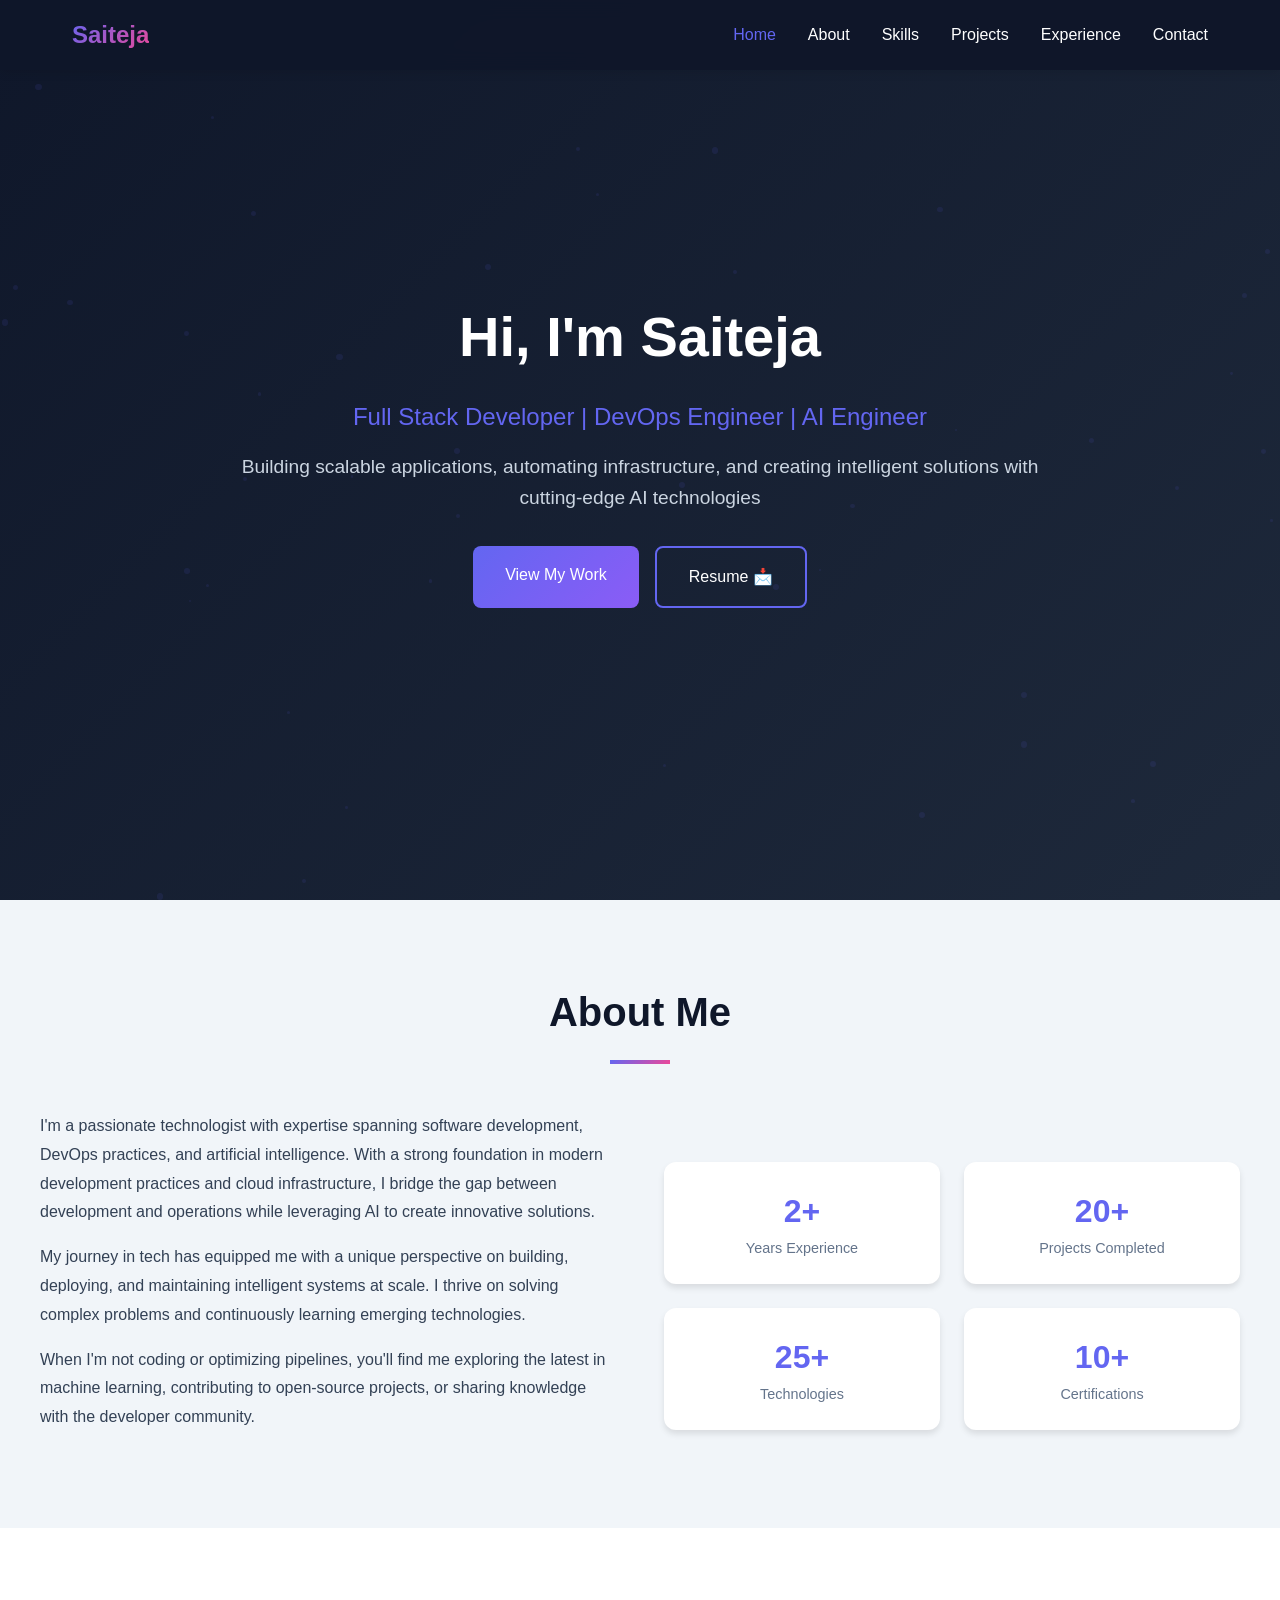
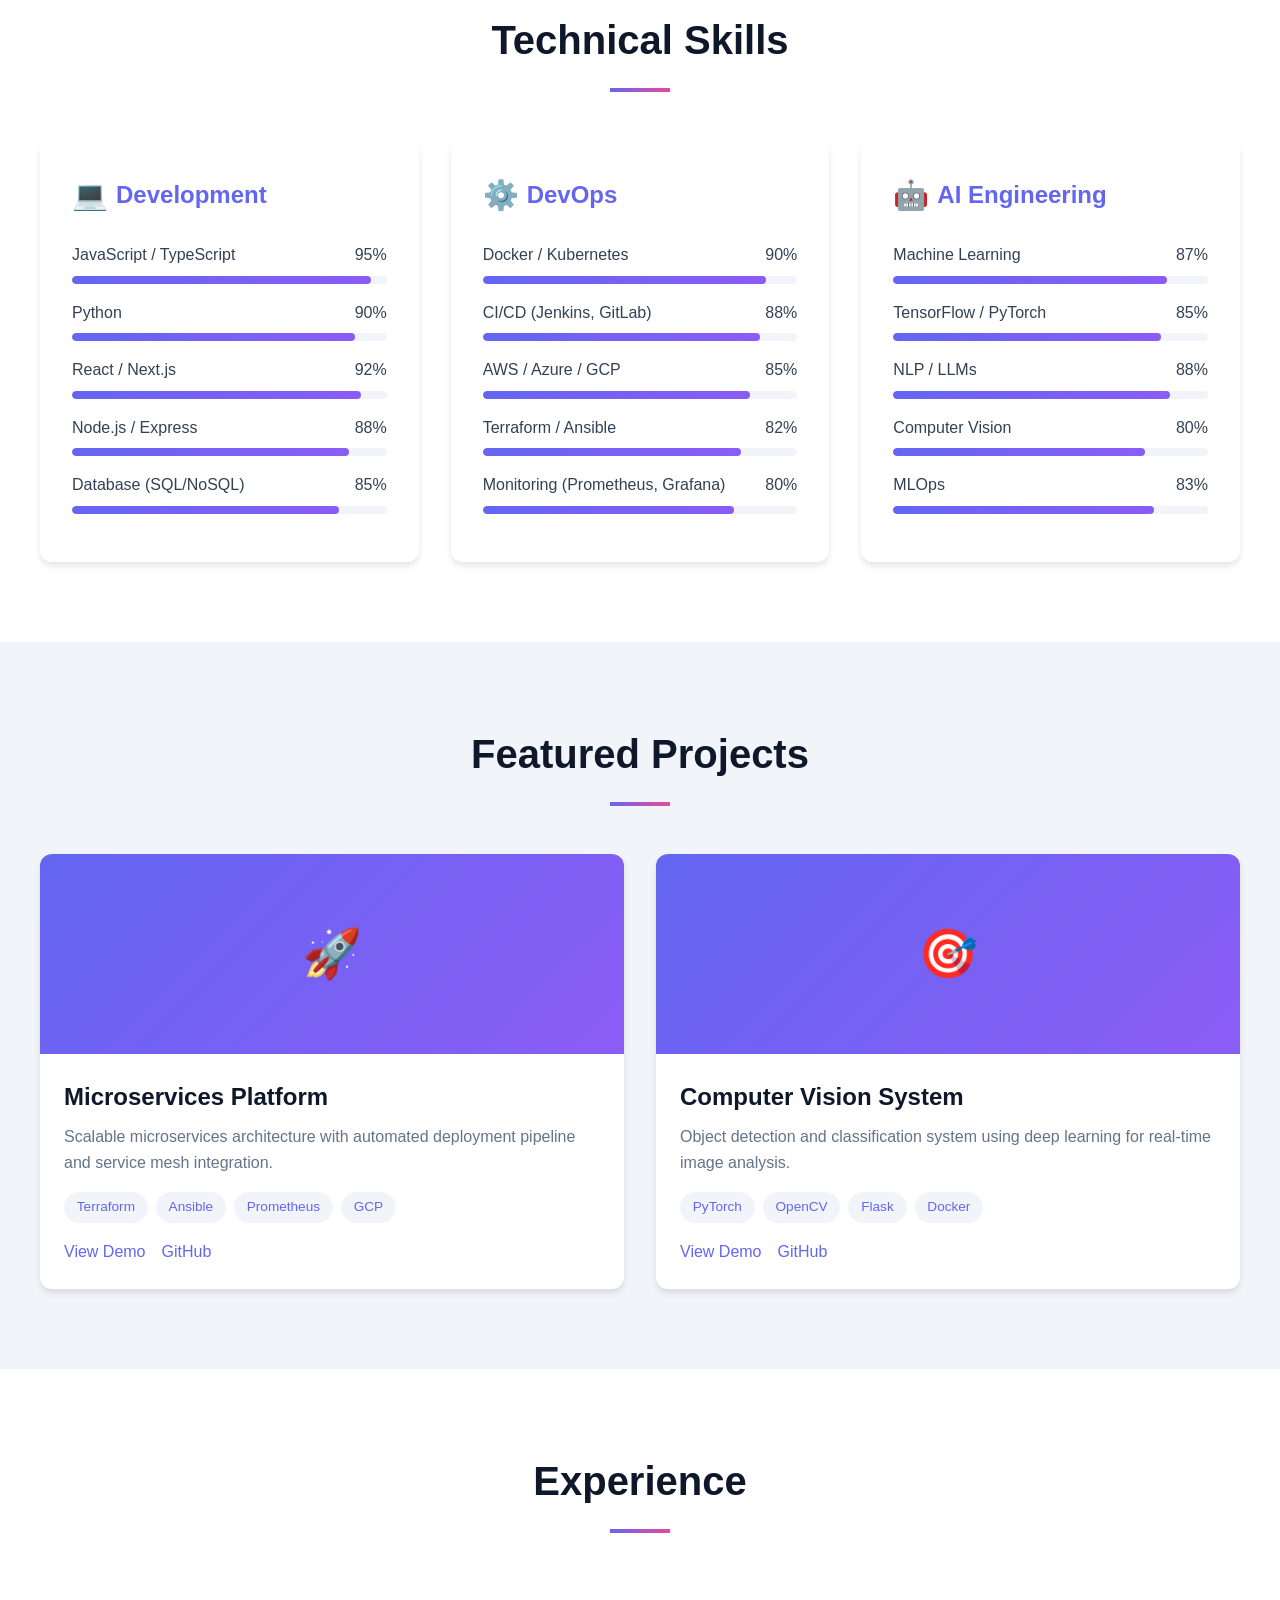
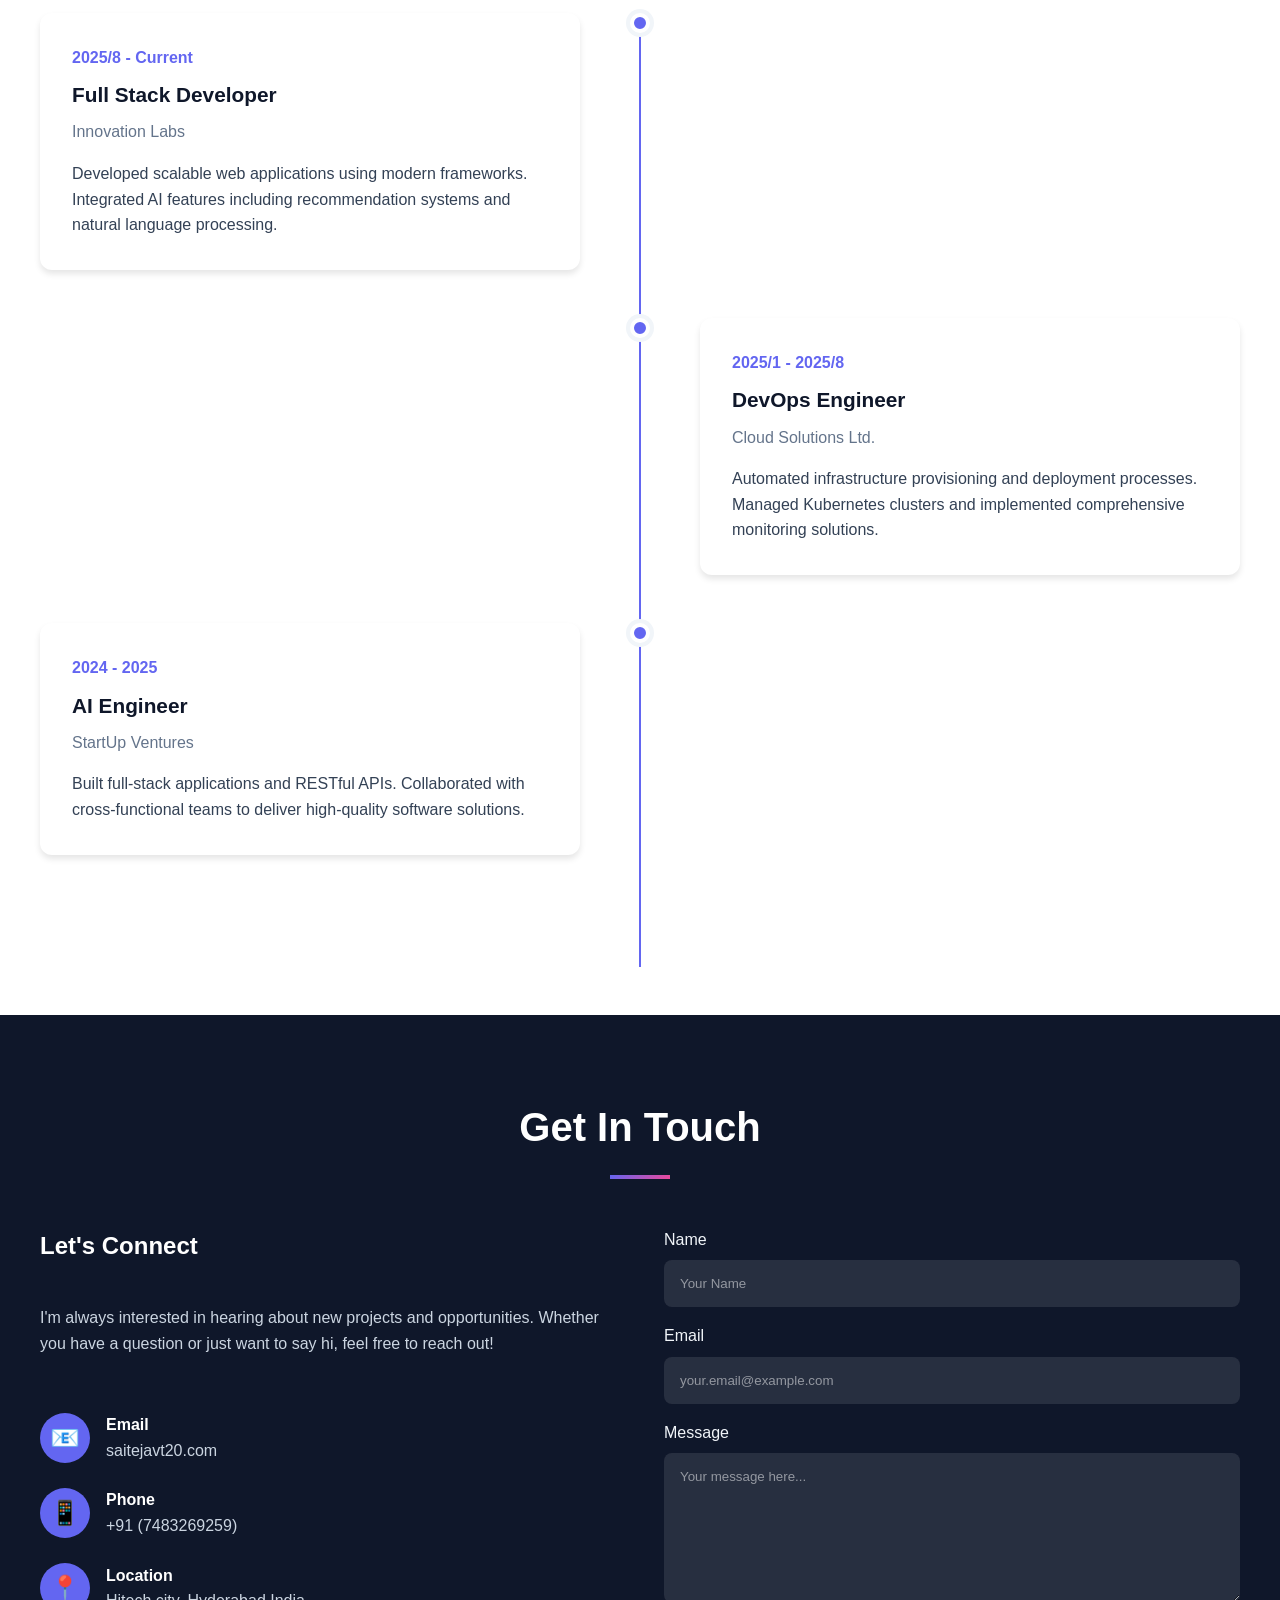
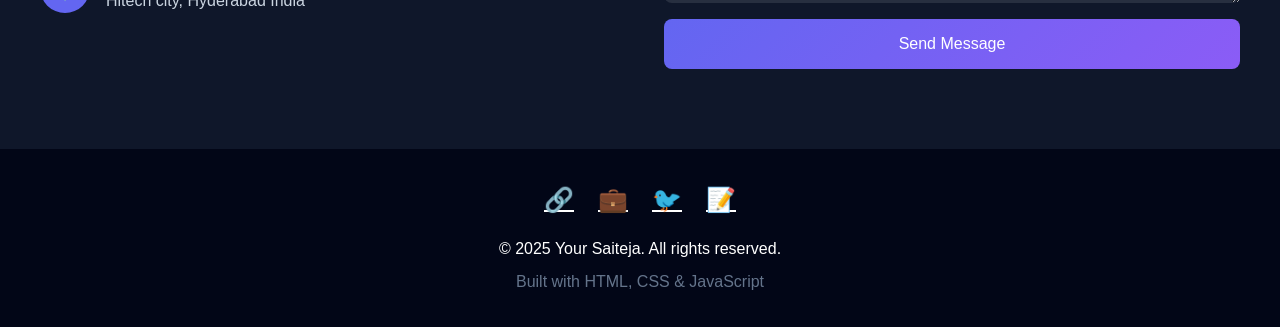
<file: index.html>
<!DOCTYPE html>
<html lang="en">
<head>
    <meta charset="UTF-8">
    <meta name="viewport" content="width=device-width, initial-scale=1.0">
    <title>Saiteja | Dev + DevOps + AI Engineer</title>
    <link rel="stylesheet" href="style.css">
</head>
<body>
    <!-- Navigation -->
    <nav>
        <div class="container">
            <div class="logo">Saiteja</div>
            <ul id="nav-menu">
                <li><a href="#home">Home</a></li>
                <li><a href="#about">About</a></li>
                <li><a href="#skills">Skills</a></li>
                <li><a href="#projects">Projects</a></li>
                <li><a href="#experience">Experience</a></li>
                <li><a href="#contact">Contact</a></li>
            </ul>
            <div class="mobile-menu" id="mobile-menu">
                <span></span>
                <span></span>
                <span></span>
            </div>
        </div>
    </nav>

    <!-- Hero Section -->
    <section id="home" class="hero">
        <div class="particles" id="particles"></div>
        <div class="hero-content">
            <h1>Hi, I'm Saiteja</h1>
            <p class="subtitle">Full Stack Developer | DevOps Engineer | AI Engineer</p>
            <p>Building scalable applications, automating infrastructure, and creating intelligent solutions with cutting-edge AI technologies</p>
            <div class="cta-buttons">
                <a href="#projects" class="btn btn-primary">View My Work</a>
                <a href="./assets/saitejavt.resume.pdf" class="btn btn-secondary">Resume 📩</a>
            </div>
        </div>
    </section>

    <!-- About Section -->
    <section id="about" class="about">
        <div class="container">
            <h2 class="section-title fade-in">About Me</h2>
            <div class="about-content">
                <div class="about-text fade-in">
                    <p>I'm a passionate technologist with expertise spanning software development, DevOps practices, and artificial intelligence. With a strong foundation in modern development practices and cloud infrastructure, I bridge the gap between development and operations while leveraging AI to create innovative solutions.</p>
                    <p>My journey in tech has equipped me with a unique perspective on building, deploying, and maintaining intelligent systems at scale. I thrive on solving complex problems and continuously learning emerging technologies.</p>
                    <p>When I'm not coding or optimizing pipelines, you'll find me exploring the latest in machine learning, contributing to open-source projects, or sharing knowledge with the developer community.</p>
                </div>
                <div class="about-stats fade-in">
                    <div class="stat-card">
                        <div class="stat-number">2+</div>
                        <div class="stat-label">Years Experience</div>
                    </div>
                    <div class="stat-card">
                        <div class="stat-number">20+</div>
                        <div class="stat-label">Projects Completed</div>
                    </div>
                    <div class="stat-card">
                        <div class="stat-number">25+</div>
                        <div class="stat-label">Technologies</div>
                    </div>
                    <div class="stat-card">
                        <div class="stat-number">10+</div>
                        <div class="stat-label">Certifications</div>
                    </div>
                </div>
            </div>
        </div>
    </section>

    <!-- Skills Section -->
    <section id="skills" class="skills">
        <div class="container">
            <h2 class="section-title fade-in">Technical Skills</h2>
            <div class="skills-grid">
                <div class="skill-category fade-in">
                    <h3><span class="icon">💻</span> Development</h3>
                    <div class="skill-item">
                        <div class="skill-name">
                            <span>JavaScript / TypeScript</span>
                            <span>95%</span>
                        </div>
                        <div class="skill-bar">
                            <div class="skill-progress" style="width: 95%"></div>
                        </div>
                    </div>
                    <div class="skill-item">
                        <div class="skill-name">
                            <span>Python</span>
                            <span>90%</span>
                        </div>
                        <div class="skill-bar">
                            <div class="skill-progress" style="width: 90%"></div>
                        </div>
                    </div>
                    <div class="skill-item">
                        <div class="skill-name">
                            <span>React / Next.js</span>
                            <span>92%</span>
                        </div>
                        <div class="skill-bar">
                            <div class="skill-progress" style="width: 92%"></div>
                        </div>
                    </div>
                    <div class="skill-item">
                        <div class="skill-name">
                            <span>Node.js / Express</span>
                            <span>88%</span>
                        </div>
                        <div class="skill-bar">
                            <div class="skill-progress" style="width: 88%"></div>
                        </div>
                    </div>
                    <div class="skill-item">
                        <div class="skill-name">
                            <span>Database (SQL/NoSQL)</span>
                            <span>85%</span>
                        </div>
                        <div class="skill-bar">
                            <div class="skill-progress" style="width: 85%"></div>
                        </div>
                    </div>
                </div>

                <div class="skill-category fade-in">
                    <h3><span class="icon">⚙️</span> DevOps</h3>
                    <div class="skill-item">
                        <div class="skill-name">
                            <span>Docker / Kubernetes</span>
                            <span>90%</span>
                        </div>
                        <div class="skill-bar">
                            <div class="skill-progress" style="width: 90%"></div>
                        </div>
                    </div>
                    <div class="skill-item">
                        <div class="skill-name">
                            <span>CI/CD (Jenkins, GitLab)</span>
                            <span>88%</span>
                        </div>
                        <div class="skill-bar">
                            <div class="skill-progress" style="width: 88%"></div>
                        </div>
                    </div>
                    <div class="skill-item">
                        <div class="skill-name">
                            <span>AWS / Azure / GCP</span>
                            <span>85%</span>
                        </div>
                        <div class="skill-bar">
                            <div class="skill-progress" style="width: 85%"></div>
                        </div>
                    </div>
                    <div class="skill-item">
                        <div class="skill-name">
                            <span>Terraform / Ansible</span>
                            <span>82%</span>
                        </div>
                        <div class="skill-bar">
                            <div class="skill-progress" style="width: 82%"></div>
                        </div>
                    </div>
                    <div class="skill-item">
                        <div class="skill-name">
                            <span>Monitoring (Prometheus, Grafana)</span>
                            <span>80%</span>
                        </div>
                        <div class="skill-bar">
                            <div class="skill-progress" style="width: 80%"></div>
                        </div>
                    </div>
                </div>

                <div class="skill-category fade-in">
                    <h3><span class="icon">🤖</span> AI Engineering</h3>
                    <div class="skill-item">
                        <div class="skill-name">
                            <span>Machine Learning</span>
                            <span>87%</span>
                        </div>
                        <div class="skill-bar">
                            <div class="skill-progress" style="width: 87%"></div>
                        </div>
                    </div>
                    <div class="skill-item">
                        <div class="skill-name">
                            <span>TensorFlow / PyTorch</span>
                            <span>85%</span>
                        </div>
                        <div class="skill-bar">
                            <div class="skill-progress" style="width: 85%"></div>
                        </div>
                    </div>
                    <div class="skill-item">
                        <div class="skill-name">
                            <span>NLP / LLMs</span>
                            <span>88%</span>
                        </div>
                        <div class="skill-bar">
                            <div class="skill-progress" style="width: 88%"></div>
                        </div>
                    </div>
                    <div class="skill-item">
                        <div class="skill-name">
                            <span>Computer Vision</span>
                            <span>80%</span>
                        </div>
                        <div class="skill-bar">
                            <div class="skill-progress" style="width: 80%"></div>
                        </div>
                    </div>
                    <div class="skill-item">
                        <div class="skill-name">
                            <span>MLOps</span>
                            <span>83%</span>
                        </div>
                        <div class="skill-bar">
                            <div class="skill-progress" style="width: 83%"></div>
                        </div>
                    </div>
                </div>
            </div>
        </div>
    </section>

    <!-- Projects Section -->
    <section id="projects" class="projects">
        <div class="container">
            <h2 class="section-title fade-in">Featured Projects</h2>
            <div class="projects-grid">
                <div class="project-card fade-in">
                    <div class="project-image">🚀</div>
                    <div class="project-content">
                        <h3 class="project-title">Microservices Platform</h3>
                        <p class="project-description">Scalable microservices architecture with automated deployment pipeline and service mesh integration.</p>
                        <div class="project-tags">
                            <span class="tag">Terraform</span>
                            <span class="tag">Ansible</span>
                            <span class="tag">Prometheus</span>
                            <span class="tag">GCP</span>
                        </div>
                        <div class="project-links">
                            <a href="#">View Demo</a>
                            <a href="#">GitHub</a>
                        </div>
                    </div>
                </div>

                <div class="project-card fade-in">
                    <div class="project-image">🎯</div>
                    <div class="project-content">
                        <h3 class="project-title">Computer Vision System</h3>
                        <p class="project-description">Object detection and classification system using deep learning for real-time image analysis.</p>
                        <div class="project-tags">
                            <span class="tag">PyTorch</span>
                            <span class="tag">OpenCV</span>
                            <span class="tag">Flask</span>
                            <span class="tag">Docker</span>
                        </div>
                        <div class="project-links">
                            <a href="#">View Demo</a>
                            <a href="#">GitHub</a>
                        </div>
                    </div>
                </div>
            </div>
        </div>
    </section>

    <!-- Experience Section -->
    <section id="experience" class="experience">
        <div class="container">
            <h2 class="section-title fade-in">Experience</h2>
             <div class="timeline">
                <!-- <div class="timeline-item fade-in">
                    <div class="timeline-content">
                        <div class="timeline-date">2022 - Present</div>
                        <h3 class="timeline-title">Senior DevOps & AI Engineer</h3>
                        <div class="timeline-company">Tech Company Inc.</div>
                        <p>Leading DevOps transformation and AI integration initiatives. Architected cloud-native solutions, implemented MLOps pipelines, and reduced deployment time by 70%.</p>
                    </div>
                    <div class="timeline-dot"></div>
                </div>  -->

                <div class="timeline-item fade-in">
                    <div class="timeline-content">
                        <div class="timeline-date">2025/8 - Current</div>
                        <h3 class="timeline-title">Full Stack Developer</h3>
                        <div class="timeline-company">Innovation Labs</div>
                        <p>Developed scalable web applications using modern frameworks. Integrated AI features including recommendation systems and natural language processing.</p>
                    </div>
                    <div class="timeline-dot"></div>
                </div>

                <div class="timeline-item fade-in">
                    <div class="timeline-content">
                        <div class="timeline-date">2025/1 - 2025/8</div>
                        <h3 class="timeline-title">DevOps Engineer</h3>
                        <div class="timeline-company">Cloud Solutions Ltd.</div>
                        <p>Automated infrastructure provisioning and deployment processes. Managed Kubernetes clusters and implemented comprehensive monitoring solutions.</p>
                    </div>
                    <div class="timeline-dot"></div>
                </div>

                <div class="timeline-item fade-in">
                    <div class="timeline-content">
                        <div class="timeline-date">2024 - 2025</div>
                        <h3 class="timeline-title">AI Engineer</h3>
                        <div class="timeline-company">StartUp Ventures</div>
                        <p>Built full-stack applications and RESTful APIs. Collaborated with cross-functional teams to deliver high-quality software solutions.</p>
                    </div>
                    <div class="timeline-dot"></div>
                </div>
            </div>
        </div>
    </section>

    <!-- Contact Section -->
    <section id="contact" class="contact">
        <div class="container">
            <h2 class="section-title fade-in">Get In Touch</h2>
            <div class="contact-content">
                <div class="contact-info fade-in">
                    <h3 style="margin-bottom: 1rem; font-size: 1.5rem;">Let's Connect</h3>
                    <p style="margin-bottom: 2rem; color: #cbd5e1;">I'm always interested in hearing about new projects and opportunities. Whether you have a question or just want to say hi, feel free to reach out!</p>
                    
                    <div class="contact-item">
                        <div class="contact-icon">📧</div>
                        <div>
                            <div style="font-weight: bold;">Email</div>
                            <div style="color: #cbd5e1;">saitejavt20.com</div>
                        </div>
                    </div>

                    <div class="contact-item">
                        <div class="contact-icon">📱</div>
                        <div>
                            <div style="font-weight: bold;">Phone</div>
                            <div style="color: #cbd5e1;">+91 (7483269259)</div>
                        </div>
                    </div>

                    <div class="contact-item">
                        <div class="contact-icon">📍</div>
                        <div>
                            <div style="font-weight: bold;">Location</div>
                            <div style="color: #cbd5e1;">Hitech city, Hyderabad India</div>
                        </div>
                    </div>
                </div>

                <form class="contact-form fade-in" id="contact-form">
                    <div class="form-group">
                        <label>Name</label>
                        <input type="text" placeholder="Your Name" required>
                    </div>
                    <div class="form-group">
                        <label>Email</label>
                        <input type="email" placeholder="your.email@example.com" required>
                    </div>
                    <div class="form-group">
                        <label>Message</label>
                        <textarea placeholder="Your message here..." required></textarea>
                    </div>
                    <button type="submit" class="btn btn-primary" style="width: 100%;">Send Message</button>
                </form>
            </div>
        </div>
    </section>

    <!-- Footer -->
    <footer>
        <div class="container">
            <div class="social-links">
                <a href="https://github.com/saitejavt2003" title="GitHub">🔗</a>
                <a href="inkedin.com/in/saiteja-telang" title="LinkedIn">💼</a>
                <a href="#" title="Twitter">🐦</a>
                <a href="#" title="Medium">📝</a>
            </div>
            <p>&copy; 2025 Your Saiteja. All rights reserved.</p>
            <p style="margin-top: 0.5rem; color: #64748b;">Built with HTML, CSS & JavaScript</p>
        </div>
    </footer>
 <script src="script.js"></script>
    
</body>

</html>
                            <!-- <span class="tag">Kubernetes</span>
                            <span class="tag">Docker</span>
                            <span class="tag">Node.js</span>
                            <span class="tag">PostgreSQL</span>
                        </div>
                        <div class="project-links">
                            <a href="#">View Demo</a>
                            <a href="#">GitHub</a>
                        </div>
                    </div>
                </div>

                <div class="project-card fade-in">
                    <div class="project-image">🤖</div>
                    <div class="project-content">
                        <h3 class="project-title">AI Chatbot Assistant</h3>
                        <p class="project-description">Intelligent chatbot using GPT-4 with context awareness, deployed on cloud infrastructure.</p>
                        <div class="project-tags">
                            <span class="tag">OpenAI</span>
                            <span class="tag">Python</span>
                            <span class="tag">React</span>
                            <span class="tag">AWS</span>
                        </div>
                        <div class="project-links">
                            <a href="#">View Demo</a>
                            <a href="#">GitHub</a>
                        </div>
                    </div>
                </div>

                <div class="project-card fade-in">
                    <div class="project-image">⚡</div>
                    <div class="project-content">
                        <h3 class="project-title">CI/CD Pipeline Automation</h3>
                        <p class="project-description">Complete CI/CD pipeline with automated testing, security scanning, and multi-environment deployment.</p>
                        <div class="project-tags">
                            <span class="tag">Jenkins</span>
                            <span class="tag">GitLab</span>
                            <span class="tag">Terraform</span>
                            <span class="tag">AWS</span>
                        </div>
                        <div class="project-links">
                            <a href="#">View Demo</a>
                            <a href="#">GitHub</a>
                        </div>
                    </div>
                </div>

                <div class="project-card fade-in">
                    <div class="project-image">📊</div>
                    <div class="project-content">
                        <h3 class="project-title">Predictive Analytics Dashboard</h3>
                        <p class="project-description">Real-time analytics platform with ML-powered predictions and interactive visualizations.</p>
                        <div class="project-tags">
                            <span class="tag">TensorFlow</span>
                            <span class="tag">React</span>
                            <span class="tag">Python</span>
                            <span class="tag">MongoDB</span>
                        </div>
                        <div class="project-links">
                            <a href="#">View Demo</a>
                            <a href="#">GitHub</a>
                        </div>
                    </div>
                </div>

                <div class="project-card fade-in">
                    <div class="project-image">🔐</div>
                    <div class="project-content">
                        <h3 class="project-title">Infrastructure as Code</h3>
                        <p class="project-description">Complete infrastructure provisioning using Terraform with automated monitoring and alerting.</p>
                        <div class="project-tags"> -->
</file>
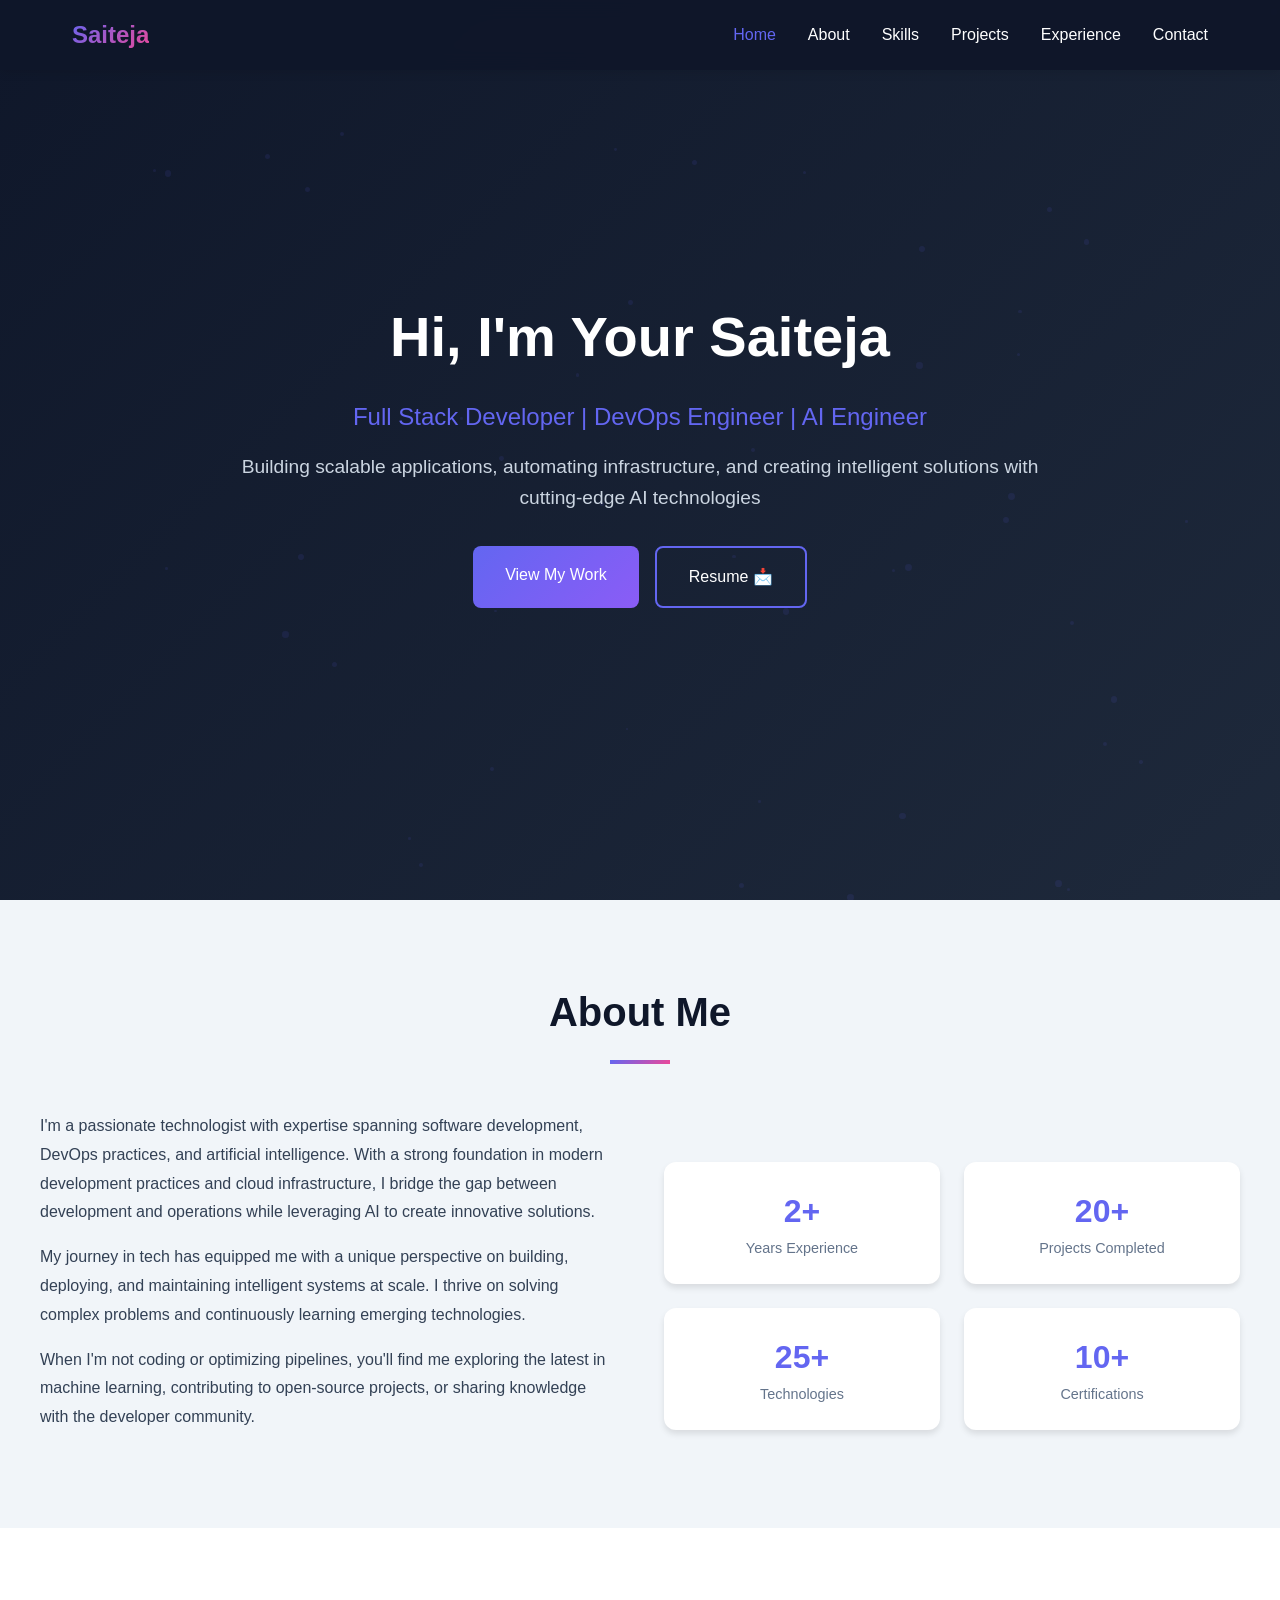
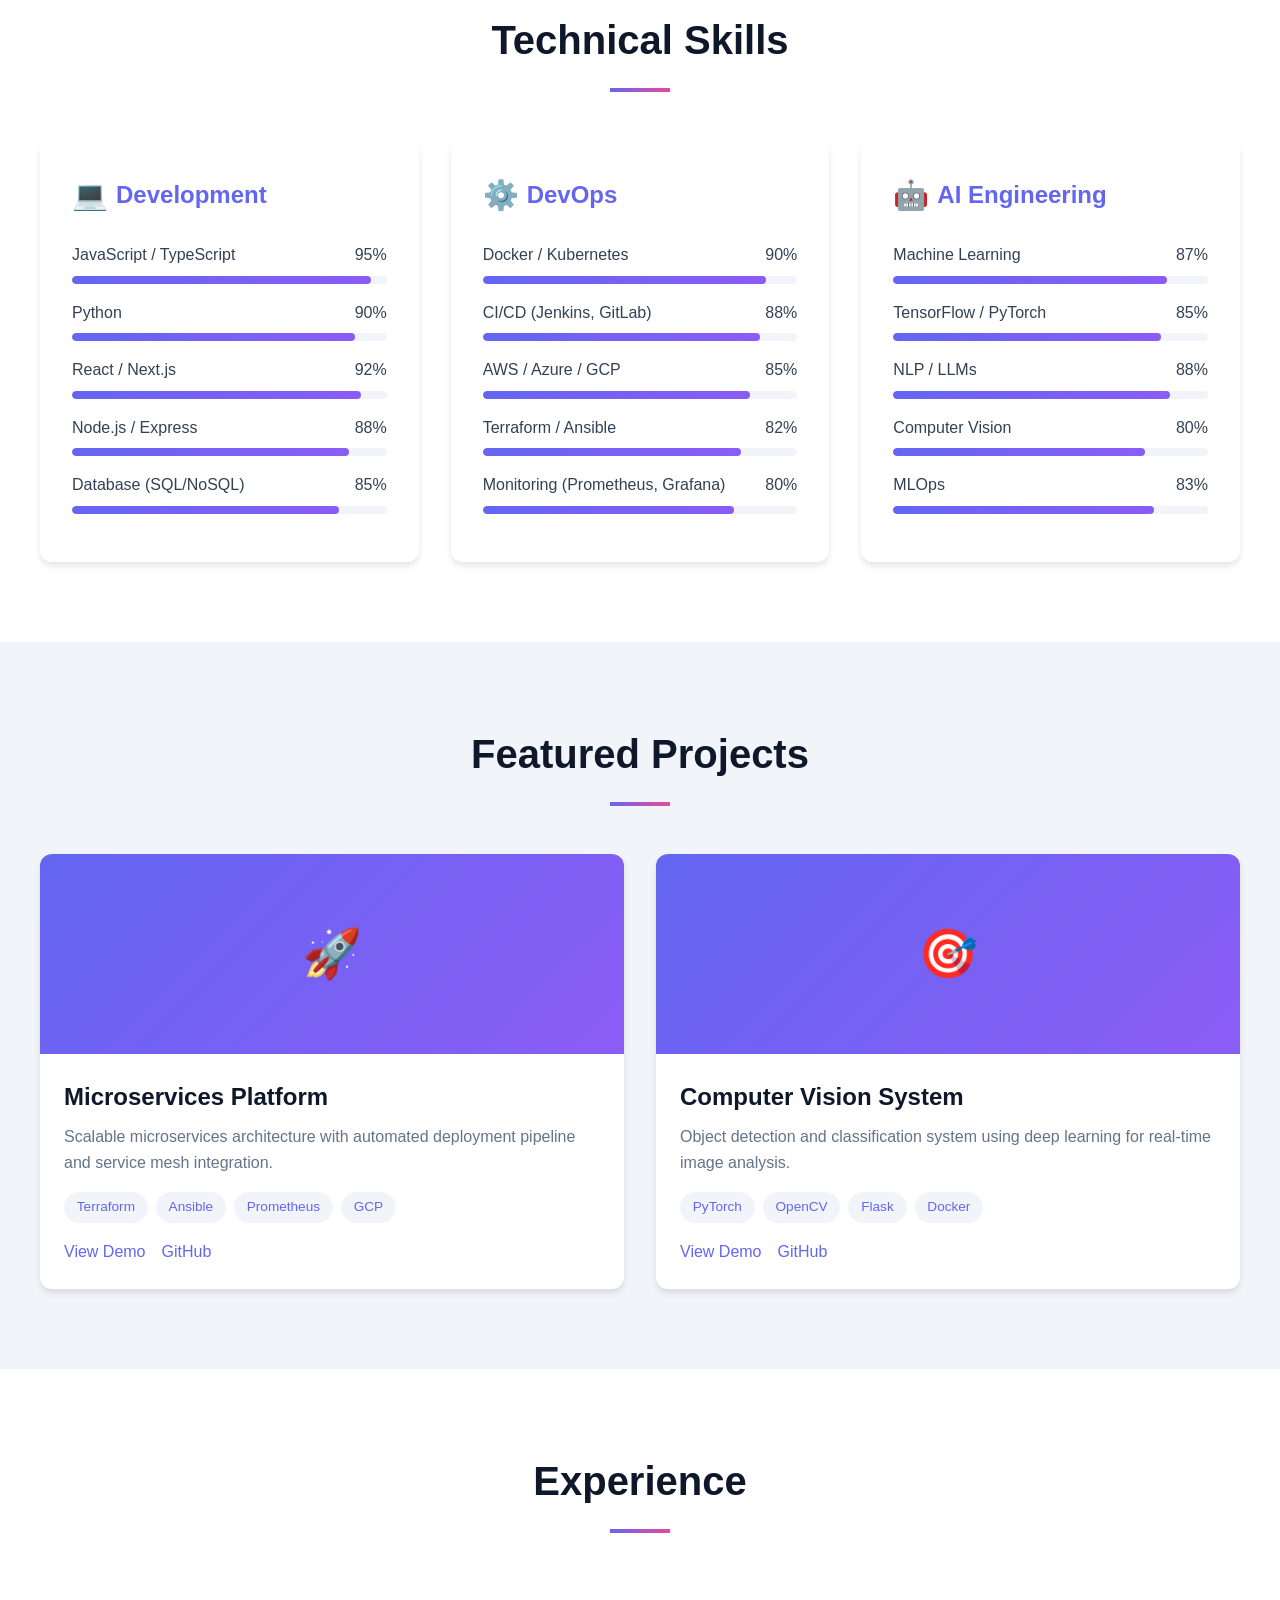
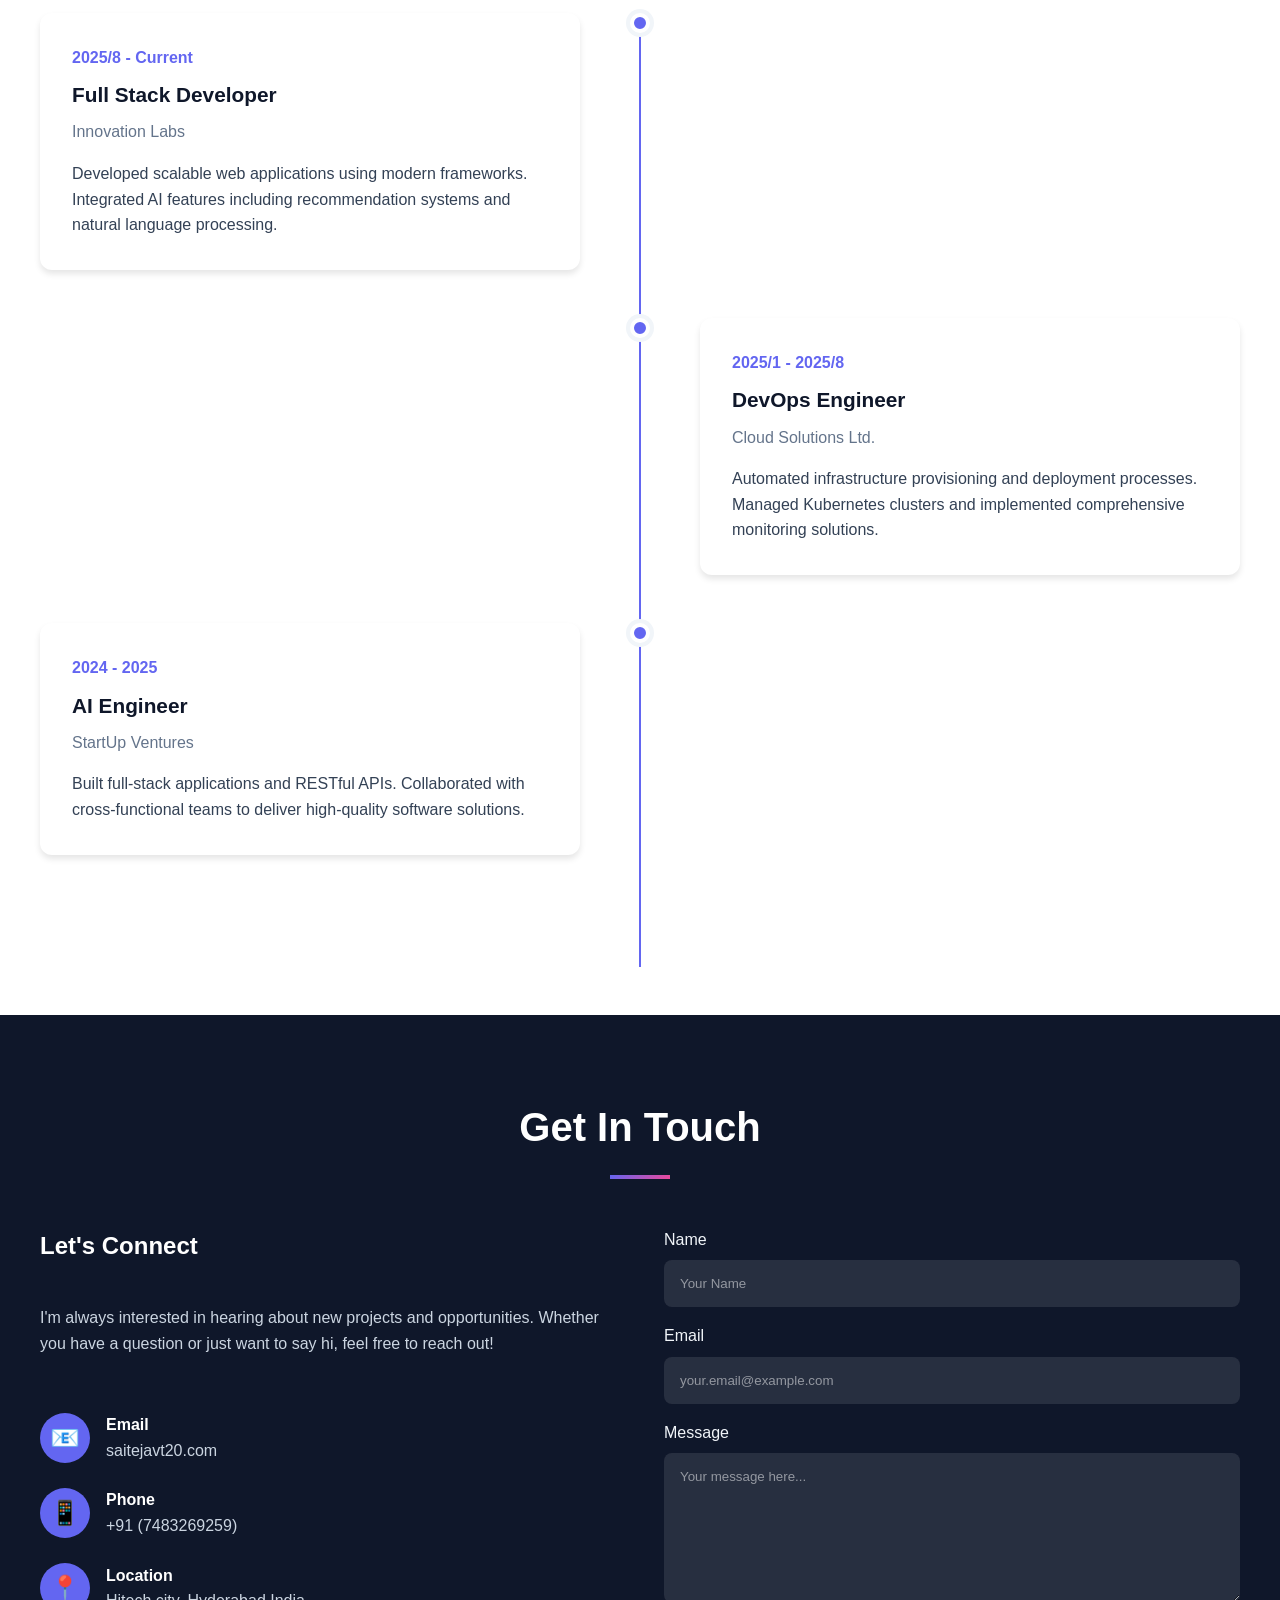
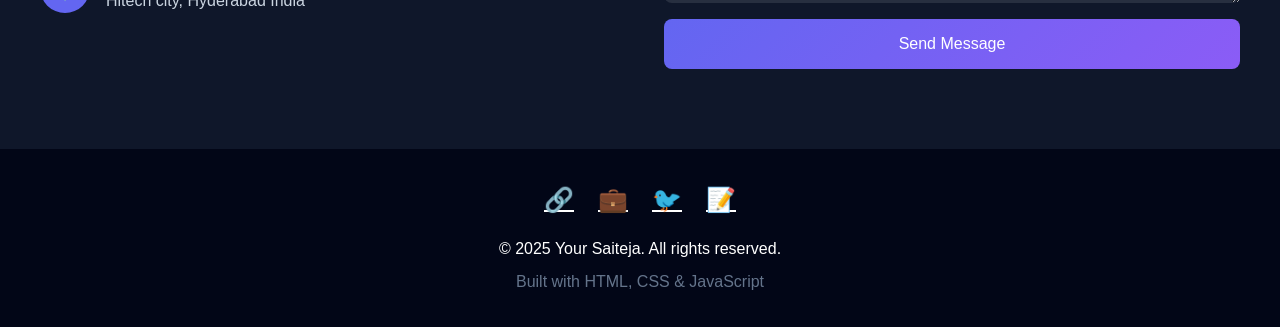
<file: devops_ai_portfolio.html>
<!DOCTYPE html>
<html lang="en">
<head>
    <meta charset="UTF-8">
    <meta name="viewport" content="width=device-width, initial-scale=1.0">
    <title>Saiteja | Dev + DevOps + AI Engineer</title>
    <link rel="stylesheet" href="style.css">
</head>
<body>
    <!-- Navigation -->
    <nav>
        <div class="container">
            <div class="logo">Saiteja</div>
            <ul id="nav-menu">
                <li><a href="#home">Home</a></li>
                <li><a href="#about">About</a></li>
                <li><a href="#skills">Skills</a></li>
                <li><a href="#projects">Projects</a></li>
                <li><a href="#experience">Experience</a></li>
                <li><a href="#contact">Contact</a></li>
            </ul>
            <div class="mobile-menu" id="mobile-menu">
                <span></span>
                <span></span>
                <span></span>
            </div>
        </div>
    </nav>

    <!-- Hero Section -->
    <section id="home" class="hero">
        <div class="particles" id="particles"></div>
        <div class="hero-content">
            <h1>Hi, I'm Your Saiteja</h1>
            <p class="subtitle">Full Stack Developer | DevOps Engineer | AI Engineer</p>
            <p>Building scalable applications, automating infrastructure, and creating intelligent solutions with cutting-edge AI technologies</p>
            <div class="cta-buttons">
                <a href="#projects" class="btn btn-primary">View My Work</a>
                <a href="./assets/saitejavt.resume.pdf" class="btn btn-secondary">Resume 📩</a>
            </div>
        </div>
    </section>

    <!-- About Section -->
    <section id="about" class="about">
        <div class="container">
            <h2 class="section-title fade-in">About Me</h2>
            <div class="about-content">
                <div class="about-text fade-in">
                    <p>I'm a passionate technologist with expertise spanning software development, DevOps practices, and artificial intelligence. With a strong foundation in modern development practices and cloud infrastructure, I bridge the gap between development and operations while leveraging AI to create innovative solutions.</p>
                    <p>My journey in tech has equipped me with a unique perspective on building, deploying, and maintaining intelligent systems at scale. I thrive on solving complex problems and continuously learning emerging technologies.</p>
                    <p>When I'm not coding or optimizing pipelines, you'll find me exploring the latest in machine learning, contributing to open-source projects, or sharing knowledge with the developer community.</p>
                </div>
                <div class="about-stats fade-in">
                    <div class="stat-card">
                        <div class="stat-number">2+</div>
                        <div class="stat-label">Years Experience</div>
                    </div>
                    <div class="stat-card">
                        <div class="stat-number">20+</div>
                        <div class="stat-label">Projects Completed</div>
                    </div>
                    <div class="stat-card">
                        <div class="stat-number">25+</div>
                        <div class="stat-label">Technologies</div>
                    </div>
                    <div class="stat-card">
                        <div class="stat-number">10+</div>
                        <div class="stat-label">Certifications</div>
                    </div>
                </div>
            </div>
        </div>
    </section>

    <!-- Skills Section -->
    <section id="skills" class="skills">
        <div class="container">
            <h2 class="section-title fade-in">Technical Skills</h2>
            <div class="skills-grid">
                <div class="skill-category fade-in">
                    <h3><span class="icon">💻</span> Development</h3>
                    <div class="skill-item">
                        <div class="skill-name">
                            <span>JavaScript / TypeScript</span>
                            <span>95%</span>
                        </div>
                        <div class="skill-bar">
                            <div class="skill-progress" style="width: 95%"></div>
                        </div>
                    </div>
                    <div class="skill-item">
                        <div class="skill-name">
                            <span>Python</span>
                            <span>90%</span>
                        </div>
                        <div class="skill-bar">
                            <div class="skill-progress" style="width: 90%"></div>
                        </div>
                    </div>
                    <div class="skill-item">
                        <div class="skill-name">
                            <span>React / Next.js</span>
                            <span>92%</span>
                        </div>
                        <div class="skill-bar">
                            <div class="skill-progress" style="width: 92%"></div>
                        </div>
                    </div>
                    <div class="skill-item">
                        <div class="skill-name">
                            <span>Node.js / Express</span>
                            <span>88%</span>
                        </div>
                        <div class="skill-bar">
                            <div class="skill-progress" style="width: 88%"></div>
                        </div>
                    </div>
                    <div class="skill-item">
                        <div class="skill-name">
                            <span>Database (SQL/NoSQL)</span>
                            <span>85%</span>
                        </div>
                        <div class="skill-bar">
                            <div class="skill-progress" style="width: 85%"></div>
                        </div>
                    </div>
                </div>

                <div class="skill-category fade-in">
                    <h3><span class="icon">⚙️</span> DevOps</h3>
                    <div class="skill-item">
                        <div class="skill-name">
                            <span>Docker / Kubernetes</span>
                            <span>90%</span>
                        </div>
                        <div class="skill-bar">
                            <div class="skill-progress" style="width: 90%"></div>
                        </div>
                    </div>
                    <div class="skill-item">
                        <div class="skill-name">
                            <span>CI/CD (Jenkins, GitLab)</span>
                            <span>88%</span>
                        </div>
                        <div class="skill-bar">
                            <div class="skill-progress" style="width: 88%"></div>
                        </div>
                    </div>
                    <div class="skill-item">
                        <div class="skill-name">
                            <span>AWS / Azure / GCP</span>
                            <span>85%</span>
                        </div>
                        <div class="skill-bar">
                            <div class="skill-progress" style="width: 85%"></div>
                        </div>
                    </div>
                    <div class="skill-item">
                        <div class="skill-name">
                            <span>Terraform / Ansible</span>
                            <span>82%</span>
                        </div>
                        <div class="skill-bar">
                            <div class="skill-progress" style="width: 82%"></div>
                        </div>
                    </div>
                    <div class="skill-item">
                        <div class="skill-name">
                            <span>Monitoring (Prometheus, Grafana)</span>
                            <span>80%</span>
                        </div>
                        <div class="skill-bar">
                            <div class="skill-progress" style="width: 80%"></div>
                        </div>
                    </div>
                </div>

                <div class="skill-category fade-in">
                    <h3><span class="icon">🤖</span> AI Engineering</h3>
                    <div class="skill-item">
                        <div class="skill-name">
                            <span>Machine Learning</span>
                            <span>87%</span>
                        </div>
                        <div class="skill-bar">
                            <div class="skill-progress" style="width: 87%"></div>
                        </div>
                    </div>
                    <div class="skill-item">
                        <div class="skill-name">
                            <span>TensorFlow / PyTorch</span>
                            <span>85%</span>
                        </div>
                        <div class="skill-bar">
                            <div class="skill-progress" style="width: 85%"></div>
                        </div>
                    </div>
                    <div class="skill-item">
                        <div class="skill-name">
                            <span>NLP / LLMs</span>
                            <span>88%</span>
                        </div>
                        <div class="skill-bar">
                            <div class="skill-progress" style="width: 88%"></div>
                        </div>
                    </div>
                    <div class="skill-item">
                        <div class="skill-name">
                            <span>Computer Vision</span>
                            <span>80%</span>
                        </div>
                        <div class="skill-bar">
                            <div class="skill-progress" style="width: 80%"></div>
                        </div>
                    </div>
                    <div class="skill-item">
                        <div class="skill-name">
                            <span>MLOps</span>
                            <span>83%</span>
                        </div>
                        <div class="skill-bar">
                            <div class="skill-progress" style="width: 83%"></div>
                        </div>
                    </div>
                </div>
            </div>
        </div>
    </section>

    <!-- Projects Section -->
    <section id="projects" class="projects">
        <div class="container">
            <h2 class="section-title fade-in">Featured Projects</h2>
            <div class="projects-grid">
                <div class="project-card fade-in">
                    <div class="project-image">🚀</div>
                    <div class="project-content">
                        <h3 class="project-title">Microservices Platform</h3>
                        <p class="project-description">Scalable microservices architecture with automated deployment pipeline and service mesh integration.</p>
                        <div class="project-tags">
                            <span class="tag">Terraform</span>
                            <span class="tag">Ansible</span>
                            <span class="tag">Prometheus</span>
                            <span class="tag">GCP</span>
                        </div>
                        <div class="project-links">
                            <a href="#">View Demo</a>
                            <a href="#">GitHub</a>
                        </div>
                    </div>
                </div>

                <div class="project-card fade-in">
                    <div class="project-image">🎯</div>
                    <div class="project-content">
                        <h3 class="project-title">Computer Vision System</h3>
                        <p class="project-description">Object detection and classification system using deep learning for real-time image analysis.</p>
                        <div class="project-tags">
                            <span class="tag">PyTorch</span>
                            <span class="tag">OpenCV</span>
                            <span class="tag">Flask</span>
                            <span class="tag">Docker</span>
                        </div>
                        <div class="project-links">
                            <a href="#">View Demo</a>
                            <a href="#">GitHub</a>
                        </div>
                    </div>
                </div>
            </div>
        </div>
    </section>

    <!-- Experience Section -->
    <section id="experience" class="experience">
        <div class="container">
            <h2 class="section-title fade-in">Experience</h2>
             <div class="timeline">
                <!-- <div class="timeline-item fade-in">
                    <div class="timeline-content">
                        <div class="timeline-date">2022 - Present</div>
                        <h3 class="timeline-title">Senior DevOps & AI Engineer</h3>
                        <div class="timeline-company">Tech Company Inc.</div>
                        <p>Leading DevOps transformation and AI integration initiatives. Architected cloud-native solutions, implemented MLOps pipelines, and reduced deployment time by 70%.</p>
                    </div>
                    <div class="timeline-dot"></div>
                </div>  -->

                <div class="timeline-item fade-in">
                    <div class="timeline-content">
                        <div class="timeline-date">2025/8 - Current</div>
                        <h3 class="timeline-title">Full Stack Developer</h3>
                        <div class="timeline-company">Innovation Labs</div>
                        <p>Developed scalable web applications using modern frameworks. Integrated AI features including recommendation systems and natural language processing.</p>
                    </div>
                    <div class="timeline-dot"></div>
                </div>

                <div class="timeline-item fade-in">
                    <div class="timeline-content">
                        <div class="timeline-date">2025/1 - 2025/8</div>
                        <h3 class="timeline-title">DevOps Engineer</h3>
                        <div class="timeline-company">Cloud Solutions Ltd.</div>
                        <p>Automated infrastructure provisioning and deployment processes. Managed Kubernetes clusters and implemented comprehensive monitoring solutions.</p>
                    </div>
                    <div class="timeline-dot"></div>
                </div>

                <div class="timeline-item fade-in">
                    <div class="timeline-content">
                        <div class="timeline-date">2024 - 2025</div>
                        <h3 class="timeline-title">AI Engineer</h3>
                        <div class="timeline-company">StartUp Ventures</div>
                        <p>Built full-stack applications and RESTful APIs. Collaborated with cross-functional teams to deliver high-quality software solutions.</p>
                    </div>
                    <div class="timeline-dot"></div>
                </div>
            </div>
        </div>
    </section>

    <!-- Contact Section -->
    <section id="contact" class="contact">
        <div class="container">
            <h2 class="section-title fade-in">Get In Touch</h2>
            <div class="contact-content">
                <div class="contact-info fade-in">
                    <h3 style="margin-bottom: 1rem; font-size: 1.5rem;">Let's Connect</h3>
                    <p style="margin-bottom: 2rem; color: #cbd5e1;">I'm always interested in hearing about new projects and opportunities. Whether you have a question or just want to say hi, feel free to reach out!</p>
                    
                    <div class="contact-item">
                        <div class="contact-icon">📧</div>
                        <div>
                            <div style="font-weight: bold;">Email</div>
                            <div style="color: #cbd5e1;">saitejavt20.com</div>
                        </div>
                    </div>

                    <div class="contact-item">
                        <div class="contact-icon">📱</div>
                        <div>
                            <div style="font-weight: bold;">Phone</div>
                            <div style="color: #cbd5e1;">+91 (7483269259)</div>
                        </div>
                    </div>

                    <div class="contact-item">
                        <div class="contact-icon">📍</div>
                        <div>
                            <div style="font-weight: bold;">Location</div>
                            <div style="color: #cbd5e1;">Hitech city, Hyderabad India</div>
                        </div>
                    </div>
                </div>

                <form class="contact-form fade-in" id="contact-form">
                    <div class="form-group">
                        <label>Name</label>
                        <input type="text" placeholder="Your Name" required>
                    </div>
                    <div class="form-group">
                        <label>Email</label>
                        <input type="email" placeholder="your.email@example.com" required>
                    </div>
                    <div class="form-group">
                        <label>Message</label>
                        <textarea placeholder="Your message here..." required></textarea>
                    </div>
                    <button type="submit" class="btn btn-primary" style="width: 100%;">Send Message</button>
                </form>
            </div>
        </div>
    </section>

    <!-- Footer -->
    <footer>
        <div class="container">
            <div class="social-links">
                <a href="https://github.com/saitejavt2003" title="GitHub">🔗</a>
                <a href="inkedin.com/in/saiteja-telang" title="LinkedIn">💼</a>
                <a href="#" title="Twitter">🐦</a>
                <a href="#" title="Medium">📝</a>
            </div>
            <p>&copy; 2025 Your Saiteja. All rights reserved.</p>
            <p style="margin-top: 0.5rem; color: #64748b;">Built with HTML, CSS & JavaScript</p>
        </div>
    </footer>
 <script src="script.js"></script>
    
</body>

</html>
                            <!-- <span class="tag">Kubernetes</span>
                            <span class="tag">Docker</span>
                            <span class="tag">Node.js</span>
                            <span class="tag">PostgreSQL</span>
                        </div>
                        <div class="project-links">
                            <a href="#">View Demo</a>
                            <a href="#">GitHub</a>
                        </div>
                    </div>
                </div>

                <div class="project-card fade-in">
                    <div class="project-image">🤖</div>
                    <div class="project-content">
                        <h3 class="project-title">AI Chatbot Assistant</h3>
                        <p class="project-description">Intelligent chatbot using GPT-4 with context awareness, deployed on cloud infrastructure.</p>
                        <div class="project-tags">
                            <span class="tag">OpenAI</span>
                            <span class="tag">Python</span>
                            <span class="tag">React</span>
                            <span class="tag">AWS</span>
                        </div>
                        <div class="project-links">
                            <a href="#">View Demo</a>
                            <a href="#">GitHub</a>
                        </div>
                    </div>
                </div>

                <div class="project-card fade-in">
                    <div class="project-image">⚡</div>
                    <div class="project-content">
                        <h3 class="project-title">CI/CD Pipeline Automation</h3>
                        <p class="project-description">Complete CI/CD pipeline with automated testing, security scanning, and multi-environment deployment.</p>
                        <div class="project-tags">
                            <span class="tag">Jenkins</span>
                            <span class="tag">GitLab</span>
                            <span class="tag">Terraform</span>
                            <span class="tag">AWS</span>
                        </div>
                        <div class="project-links">
                            <a href="#">View Demo</a>
                            <a href="#">GitHub</a>
                        </div>
                    </div>
                </div>

                <div class="project-card fade-in">
                    <div class="project-image">📊</div>
                    <div class="project-content">
                        <h3 class="project-title">Predictive Analytics Dashboard</h3>
                        <p class="project-description">Real-time analytics platform with ML-powered predictions and interactive visualizations.</p>
                        <div class="project-tags">
                            <span class="tag">TensorFlow</span>
                            <span class="tag">React</span>
                            <span class="tag">Python</span>
                            <span class="tag">MongoDB</span>
                        </div>
                        <div class="project-links">
                            <a href="#">View Demo</a>
                            <a href="#">GitHub</a>
                        </div>
                    </div>
                </div>

                <div class="project-card fade-in">
                    <div class="project-image">🔐</div>
                    <div class="project-content">
                        <h3 class="project-title">Infrastructure as Code</h3>
                        <p class="project-description">Complete infrastructure provisioning using Terraform with automated monitoring and alerting.</p>
                        <div class="project-tags"> -->
</file>
<file: style.css>
* {
            margin: 0;
            padding: 0;
            box-sizing: border-box;
        }

        :root {
            --primary: #6366f1;
            --secondary: #8b5cf6;
            --accent: #ec4899;
            --dark: #0f172a;
            --light: #f1f5f9;
            --text: #334155;
            --text-light: #64748b;
        }

        body {
            font-family: 'Segoe UI', Tahoma, Geneva, Verdana, sans-serif;
            line-height: 1.6;
            color: var(--text);
            overflow-x: hidden;
        }

        /* Navigation */
        nav {
            position: fixed;
            top: 0;
            width: 100%;
            background: rgba(15, 23, 42, 0.95);
            backdrop-filter: blur(10px);
            z-index: 1000;
            padding: 1rem 0;
            box-shadow: 0 2px 10px rgba(0,0,0,0.1);
        }

        nav .container {
            max-width: 1200px;
            margin: 0 auto;
            padding: 0 2rem;
            display: flex;
            justify-content: space-between;
            align-items: center;
        }

        nav .logo {
            color: white;
            font-size: 1.5rem;
            font-weight: bold;
            background: linear-gradient(135deg, var(--primary), var(--accent));
            -webkit-background-clip: text;
            -webkit-text-fill-color: transparent;
        }

        nav ul {
            list-style: none;
            display: flex;
            gap: 2rem;
        }

        nav a {
            color: white;
            text-decoration: none;
            transition: color 0.3s;
        }

        nav a:hover {
            color: var(--primary);
        }

        .mobile-menu {
            display: none;
            flex-direction: column;
            gap: 5px;
            cursor: pointer;
        }

        .mobile-menu span {
            width: 25px;
            height: 3px;
            background: white;
            transition: 0.3s;
        }

        /* Hero Section */
        .hero {
            min-height: 100vh;
            background: linear-gradient(135deg, var(--dark) 0%, #1e293b 100%);
            color: white;
            display: flex;
            align-items: center;
            justify-content: center;
            text-align: center;
            padding: 2rem;
            position: relative;
            overflow: hidden;
        }

        .hero-content {
            max-width: 800px;
            z-index: 1;
        }

        /* Profile Image Styles */
        .profile-image-container {
            width: 200px;
            height: 200px;
            margin: 0 auto 2rem;
            position: relative;
            animation: fadeInScale 1s ease;
        }

        .profile-image-container::before {
            content: '';
            position: absolute;
            inset: -10px;
            border-radius: 50%;
            background: linear-gradient(135deg, var(--primary), var(--accent));
            opacity: 0.4;
            animation: pulse 3s infinite;
        }

        .profile-image-container::after {
            content: '';
            position: absolute;
            inset: 0;
            border-radius: 50%;
            background: radial-gradient(circle at 30% 30%, 
                        rgba(255,255,255,0.2) 0%, 
                        transparent 60%);
            pointer-events: none;
        }

        .profile-image {
            width: 100%;
            height: 100%;
            border-radius: 50%;
            object-fit: cover;
            border: 6px solid rgba(99, 102, 241, 0.3);
            box-shadow: 0 0 30px rgba(99, 102, 241, 0.5),
                        0 0 60px rgba(139, 92, 246, 0.3);
            transition: transform 0.3s ease, box-shadow 0.3s ease;
            position: relative;
            z-index: 1;
            background: linear-gradient(135deg, #1e293b, #334155);
            display: flex;
            align-items: center;
            justify-content: center;
            font-size: 4rem;
        }

        .profile-image:hover {
            transform: scale(1.05) rotate(5deg);
            box-shadow: 0 0 40px rgba(99, 102, 241, 0.7),
                        0 0 80px rgba(139, 92, 246, 0.4);
        }

        @keyframes fadeInScale {
            from {
                opacity: 0;
                transform: scale(0.5);
            }
            to {
                opacity: 1;
                transform: scale(1);
            }
        }

        @keyframes pulse {
            0%, 100% { 
                opacity: 0.4; 
                transform: scale(1); 
            }
            50% { 
                opacity: 0.6; 
                transform: scale(1.15); 
            }
        }

        .hero h1 {
            font-size: 3.5rem;
            margin-bottom: 1rem;
            animation: fadeInUp 1s ease;
        }

        .hero .subtitle {
            font-size: 1.5rem;
            color: var(--primary);
            margin-bottom: 1rem;
            animation: fadeInUp 1s ease 0.2s backwards;
        }

        .hero p {
            font-size: 1.2rem;
            margin-bottom: 2rem;
            color: #cbd5e1;
            animation: fadeInUp 1s ease 0.4s backwards;
        }

        .cta-buttons {
            display: flex;
            gap: 1rem;
            justify-content: center;
            flex-wrap: wrap;
            animation: fadeInUp 1s ease 0.6s backwards;
        }

        .btn {
            padding: 1rem 2rem;
            border: none;
            border-radius: 8px;
            font-size: 1rem;
            cursor: pointer;
            transition: all 0.3s;
            text-decoration: none;
            display: inline-block;
        }

        .btn-primary {
            background: linear-gradient(135deg, var(--primary), var(--secondary));
            color: white;
        }

        .btn-primary:hover {
            transform: translateY(-3px);
            box-shadow: 0 10px 25px rgba(99, 102, 241, 0.4);
        }

        .btn-secondary {
            background: transparent;
            border: 2px solid var(--primary);
            color: white;
        }

        .btn-secondary:hover {
            background: var(--primary);
        }

        /* Floating particles */
        .particles {
            position: absolute;
            width: 100%;
            height: 100%;
            overflow: hidden;
        }

        .particle {
            position: absolute;
            background: var(--primary);
            border-radius: 50%;
            opacity: 0.1;
            animation: float 20s infinite;
        }

        @keyframes float {
            0%, 100% { transform: translateY(0) translateX(0); }
            50% { transform: translateY(-100px) translateX(100px); }
        }

        /* Section Styles */
        section {
            padding: 5rem 2rem;
        }

        .container {
            max-width: 1200px;
            margin: 0 auto;
        }

        .section-title {
            text-align: center;
            font-size: 2.5rem;
            margin-bottom: 3rem;
            color: var(--dark);
            position: relative;
        }

        .section-title::after {
            content: '';
            display: block;
            width: 60px;
            height: 4px;
            background: linear-gradient(135deg, var(--primary), var(--accent));
            margin: 1rem auto;
        }

        /* About Section */
        .about {
            background: var(--light);
        }

        .about-content {
            display: grid;
            grid-template-columns: 1fr 1fr;
            gap: 3rem;
            align-items: center;
        }

        .about-text p {
            margin-bottom: 1rem;
            line-height: 1.8;
        }

        .about-stats {
            display: grid;
            grid-template-columns: repeat(2, 1fr);
            gap: 1.5rem;
            margin-top: 2rem;
        }

        .stat-card {
            background: white;
            padding: 1.5rem;
            border-radius: 12px;
            text-align: center;
            box-shadow: 0 4px 6px rgba(0,0,0,0.1);
            transition: transform 0.3s;
        }

        .stat-card:hover {
            transform: translateY(-5px);
        }

        .stat-number {
            font-size: 2rem;
            font-weight: bold;
            color: var(--primary);
        }

        .stat-label {
            color: var(--text-light);
            font-size: 0.9rem;
        }

        /* Skills Section */
        .skills-grid {
            display: grid;
            grid-template-columns: repeat(auto-fit, minmax(300px, 1fr));
            gap: 2rem;
        }

        .skill-category {
            background: white;
            padding: 2rem;
            border-radius: 12px;
            box-shadow: 0 4px 6px rgba(0,0,0,0.1);
            transition: transform 0.3s;
        }

        .skill-category:hover {
            transform: translateY(-5px);
        }

        .skill-category h3 {
            color: var(--primary);
            margin-bottom: 1.5rem;
            font-size: 1.5rem;
            display: flex;
            align-items: center;
            gap: 0.5rem;
        }

        .skill-category .icon {
            font-size: 1.8rem;
        }

        .skill-item {
            margin-bottom: 1rem;
        }

        .skill-name {
            display: flex;
            justify-content: space-between;
            margin-bottom: 0.5rem;
        }

        .skill-bar {
            height: 8px;
            background: var(--light);
            border-radius: 10px;
            overflow: hidden;
        }

        .skill-progress {
            height: 100%;
            background: linear-gradient(135deg, var(--primary), var(--secondary));
            border-radius: 10px;
            transition: width 1s ease;
        }

        /* Projects Section */
        .projects {
            background: var(--light);
        }

        .projects-grid {
            display: grid;
            grid-template-columns: repeat(auto-fit, minmax(350px, 1fr));
            gap: 2rem;
        }

        .project-card {
            background: white;
            border-radius: 12px;
            overflow: hidden;
            box-shadow: 0 4px 6px rgba(0,0,0,0.1);
            transition: transform 0.3s;
        }

        .project-card:hover {
            transform: translateY(-10px);
            box-shadow: 0 10px 25px rgba(0,0,0,0.15);
        }

        .project-image {
            width: 100%;
            height: 200px;
            background: linear-gradient(135deg, var(--primary), var(--secondary));
            display: flex;
            align-items: center;
            justify-content: center;
            font-size: 3rem;
            color: white;
        }

        .project-content {
            padding: 1.5rem;
        }

        .project-title {
            font-size: 1.5rem;
            margin-bottom: 0.5rem;
            color: var(--dark);
        }

        .project-description {
            color: var(--text-light);
            margin-bottom: 1rem;
        }

        .project-tags {
            display: flex;
            flex-wrap: wrap;
            gap: 0.5rem;
            margin-bottom: 1rem;
        }

        .tag {
            background: var(--light);
            padding: 0.3rem 0.8rem;
            border-radius: 20px;
            font-size: 0.85rem;
            color: var(--primary);
        }

        .project-links {
            display: flex;
            gap: 1rem;
        }

        .project-links a {
            color: var(--primary);
            text-decoration: none;
            font-weight: 500;
        }

        .project-links a:hover {
            color: var(--secondary);
        }

        /* Experience Section */
        .timeline {
            position: relative;
            padding: 2rem 0;
        }

        .timeline::before {
            content: '';
            position: absolute;
            left: 50%;
            transform: translateX(-50%);
            width: 2px;
            height: 100%;
            background: var(--primary);
        }

        .timeline-item {
            display: flex;
            margin-bottom: 3rem;
            position: relative;
        }

        .timeline-item:nth-child(odd) {
            flex-direction: row;
        }

        .timeline-item:nth-child(even) {
            flex-direction: row-reverse;
        }

        .timeline-content {
            width: 45%;
            background: white;
            padding: 2rem;
            border-radius: 12px;
            box-shadow: 0 4px 6px rgba(0,0,0,0.1);
        }

        .timeline-date {
            color: var(--primary);
            font-weight: bold;
            margin-bottom: 0.5rem;
        }

        .timeline-title {
            font-size: 1.3rem;
            margin-bottom: 0.5rem;
            color: var(--dark);
        }

        .timeline-company {
            color: var(--text-light);
            margin-bottom: 1rem;
        }

        .timeline-dot {
            position: absolute;
            left: 50%;
            transform: translateX(-50%);
            width: 20px;
            height: 20px;
            background: var(--primary);
            border: 4px solid white;
            border-radius: 50%;
            box-shadow: 0 0 0 4px var(--light);
        }

        /* Contact Section */
        .contact {
            background: var(--dark);
            color: white;
        }

        .contact .section-title {
            color: white;
        }

        .contact-content {
            display: grid;
            grid-template-columns: 1fr 1fr;
            gap: 3rem;
        }

        .contact-info {
            display: flex;
            flex-direction: column;
            gap: 1.5rem;
        }

        .contact-item {
            display: flex;
            align-items: center;
            gap: 1rem;
        }

        .contact-icon {
            width: 50px;
            height: 50px;
            background: var(--primary);
            border-radius: 50%;
            display: flex;
            align-items: center;
            justify-content: center;
            font-size: 1.5rem;
        }

        .contact-form {
            display: flex;
            flex-direction: column;
            gap: 1rem;
        }

        .form-group {
            display: flex;
            flex-direction: column;
        }

        .form-group label {
            margin-bottom: 0.5rem;
            color: var(--light);
        }

        .form-group input,
        .form-group textarea {
            padding: 1rem;
            border: none;
            border-radius: 8px;
            background: rgba(255,255,255,0.1);
            color: white;
            font-family: inherit;
        }

        .form-group input::placeholder,
        .form-group textarea::placeholder {
            color: rgba(255,255,255,0.5);
        }

        .form-group textarea {
            resize: vertical;
            min-height: 150px;
        }

        /* Footer */
        footer {
            background: #020617;
            color: white;
            text-align: center;
            padding: 2rem;
        }

        .social-links {
            display: flex;
            justify-content: center;
            gap: 1.5rem;
            margin-bottom: 1rem;
        }

        .social-links a {
            color: white;
            font-size: 1.5rem;
            transition: color 0.3s;
        }

        .social-links a:hover {
            color: var(--primary);
        }

        /* Animations */
        @keyframes fadeInUp {
            from {
                opacity: 0;
                transform: translateY(30px);
            }
            to {
                opacity: 1;
                transform: translateY(0);
            }
        }

        .fade-in {
            opacity: 0;
            transform: translateY(30px);
            transition: opacity 0.6s, transform 0.6s;
        }

        .fade-in.visible {
            opacity: 1;
            transform: translateY(0);
        }

        /* Responsive */
        @media (max-width: 768px) {
            nav ul {
                display: none;
            }

            .mobile-menu {
                display: flex;
            }

            .hero h1 {
                font-size: 2rem;
            }

            .hero .subtitle {
                font-size: 1.2rem;
            }

            .about-content,
            .contact-content {
                grid-template-columns: 1fr;
            }

            .timeline::before {
                left: 0;
            }

            .timeline-item {
                flex-direction: column !important;
            }

            .timeline-content {
                width: 100%;
                margin-left: 2rem;
            }

            .timeline-dot {
                left: 0;
                transform: translateX(-50%);
            }

            .projects-grid {
                grid-template-columns: 1fr;
            }
        }
</file>
